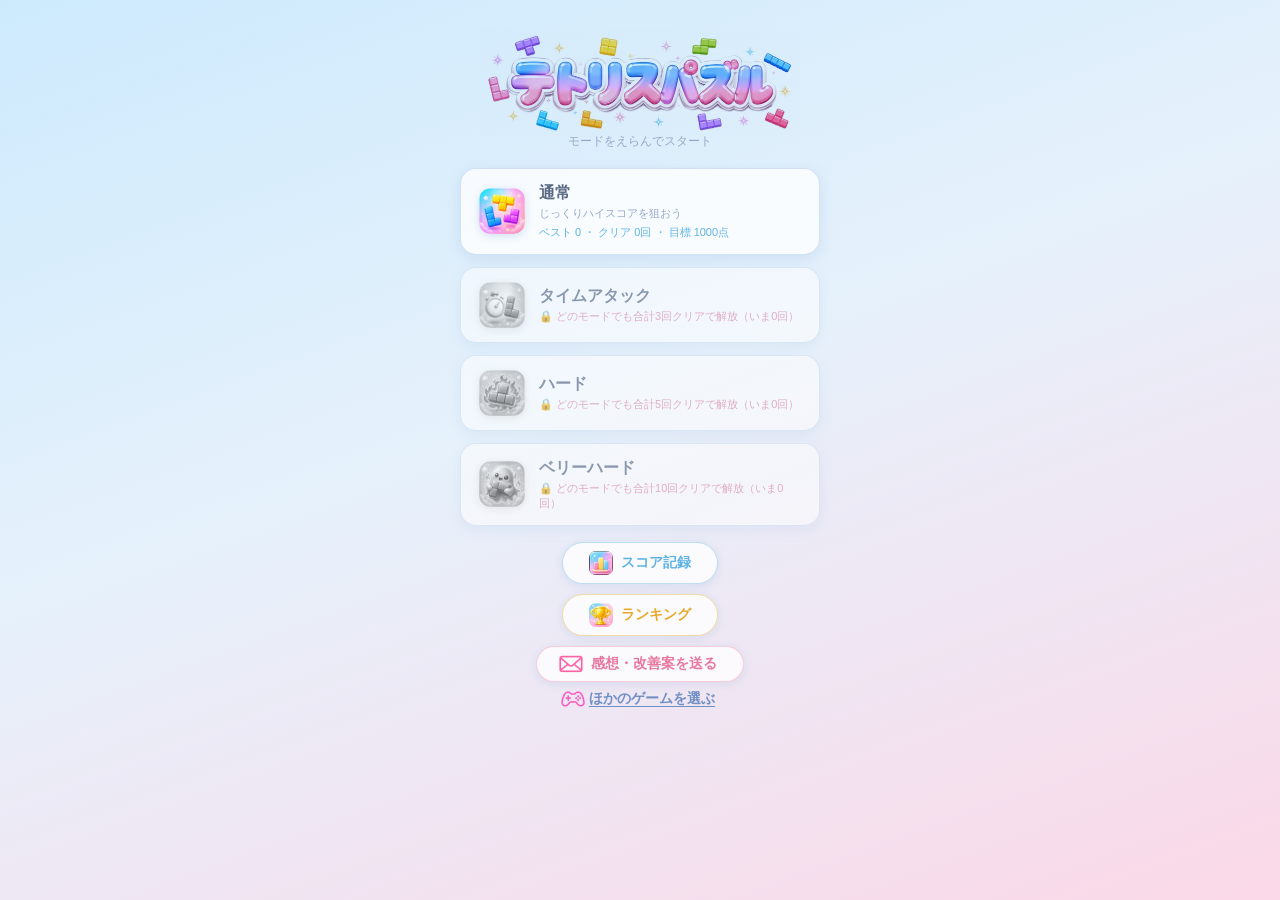
<file: index.html>
<!DOCTYPE html>
<html lang="ja">
<head>
<meta charset="UTF-8">
<meta name="viewport" content="width=device-width, initial-scale=1.0, maximum-scale=1.0, user-scalable=no, viewport-fit=cover">
<meta name="theme-color" content="#cdeafd">
<meta name="apple-mobile-web-app-capable" content="yes">
<meta name="apple-mobile-web-app-status-bar-style" content="default">
<meta name="apple-mobile-web-app-title" content="テトパズ">
<link rel="manifest" href="manifest.json">
<link rel="icon" type="image/png" href="icon-192.png">
<link rel="apple-touch-icon" href="icon-192.png">
<title>テトリスパズル</title>
<style>
  * { margin: 0; padding: 0; box-sizing: border-box; -webkit-tap-highlight-color: transparent; }
  html, body {
    height: 100%;
    overflow: hidden;
    touch-action: none;
    overscroll-behavior: none;
  }
  body {
    font-family: 'Segoe UI', 'Hiragino Sans', 'Noto Sans JP', sans-serif;
    background: linear-gradient(160deg, #cdeafd 0%, #e6f1fb 45%, #fbd8e8 100%);
    color: #6b7a99;
    display: flex;
    flex-direction: column;
    align-items: center;
    user-select: none;
    -webkit-user-select: none;
    padding: env(safe-area-inset-top) env(safe-area-inset-right) env(safe-area-inset-bottom) env(safe-area-inset-left);
  }

  /* ===== ヘッダー（スコア） ===== */
  #header {
    width: 100%;
    max-width: 440px;
    display: flex;
    justify-content: space-between;
    align-items: center;
    padding: 12px 16px 4px;
  }
  .score-box {
    text-align: center;
    flex: 1;
    background: rgba(255, 255, 255, 0.72);
    border-radius: 14px;
    padding: 3px 6px;
    margin: 0 4px;
    box-shadow: 0 2px 10px rgba(122, 161, 209, 0.22), inset 0 1px 0 rgba(255,255,255,0.9);
  }
  #score-box-now { border-top: 3px solid #f7a8c4; }
  #score-box-best { border-top: 3px solid #8ecdf0; }
  .score-label {
    font-size: 11px;
    letter-spacing: 2px;
    color: #96a8c8;
    text-transform: uppercase;
  }
  .score-value {
    font-size: 26px;
    font-weight: 700;
    color: #f286ac;
    text-shadow: 0 2px 8px rgba(242, 134, 172, 0.3);
  }
  #best-value { color: #5eb3e4; text-shadow: 0 2px 8px rgba(94, 179, 228, 0.3); }
  #title {
    font-size: 15px;
    font-weight: 700;
    letter-spacing: 1px;
    background: linear-gradient(90deg, #f286ac, #f7b267, #6fcf97, #5eb3e4);
    -webkit-background-clip: text;
    background-clip: text;
    -webkit-text-fill-color: transparent;
    flex: 1;
    text-align: center;
  }

  /* ===== コンボ表示 ===== */
  #combo-banner {
    height: 28px;
    display: flex;
    align-items: center;
    justify-content: center;
    font-size: 16px;
    font-weight: 700;
    color: #f2749f;
    opacity: 0;
    transition: opacity 0.3s;
    text-shadow: 0 2px 10px rgba(242, 116, 159, 0.4);
  }
  #combo-banner.show { opacity: 1; animation: pop 0.4s ease; }
  @keyframes pop {
    0% { transform: scale(0.6); }
    60% { transform: scale(1.15); }
    100% { transform: scale(1); }
  }

  /* ===== 背景のふわふわ装飾 ===== */
  #deco {
    position: fixed;
    inset: 0;
    z-index: -1;
    pointer-events: none;
    overflow: hidden;
  }
  .deco-block {
    position: absolute;
    width: 16px;
    height: 16px;
    border-radius: 5px;
    background: currentColor;
    opacity: 0.45;
    animation: floaty 11s ease-in-out infinite;
  }
  /* box-shadow で1つの要素をテトリミノ風の形に見せる */
  .deco-l { box-shadow: 0 20px 0 currentColor, 20px 20px 0 currentColor; }
  .deco-o { box-shadow: 20px 0 0 currentColor, 0 20px 0 currentColor, 20px 20px 0 currentColor; }
  .deco-i { box-shadow: 20px 0 0 currentColor, 40px 0 0 currentColor; }
  .deco-t { box-shadow: 20px 0 0 currentColor, 40px 0 0 currentColor, 20px 20px 0 currentColor; }
  @keyframes floaty {
    0%, 100% { transform: translateY(0) rotate(0deg); }
    50% { transform: translateY(-16px) rotate(8deg); }
  }

  /* ===== 盤面 ===== */
  #board-wrap {
    position: relative;
    margin: 4px auto 0;
    padding: 8px;
    border-radius: 22px;
    /* 虹色のパステルフレーム */
    background: linear-gradient(135deg, #ffbcd8 0%, #a8d8f5 28%, #b4ecc9 52%, #ffe19a 76%, #d9bdf7 100%);
    box-shadow: 0 8px 28px rgba(122, 161, 209, 0.4), inset 0 1px 0 rgba(255,255,255,0.9);
  }
  #board {
    display: grid;
    grid-template-columns: repeat(8, var(--cell));
    grid-template-rows: repeat(8, var(--cell));
    gap: var(--gap);
    background:
      linear-gradient(135deg, rgba(255,188,216,0.45) 0%, rgba(168,216,245,0.45) 30%,
                              rgba(180,236,201,0.42) 55%, rgba(255,225,154,0.42) 80%,
                              rgba(217,189,247,0.45) 100%);
    padding: var(--gap);
    border-radius: 15px;
    box-shadow: inset 0 2px 10px rgba(122, 161, 209, 0.22);
  }
  .cell {
    width: var(--cell);
    height: var(--cell);
    background: rgba(255, 255, 255, 0.6);
    border-radius: 6px;
    position: relative;
    transition: background 0.12s;
    box-shadow: inset 0 1px 2px rgba(122, 161, 209, 0.12);
  }
  .cell.filled {
    background: var(--c);
    box-shadow: inset 0 -3px 0 rgba(0,0,0,0.25), inset 0 2px 0 rgba(255,255,255,0.3);
  }
  .cell.preview {
    background: var(--c);
    opacity: 0.4;
  }
  .cell.will-clear {
    animation: glow 0.5s ease infinite alternate;
  }
  @keyframes glow {
    from { filter: brightness(1); }
    to { filter: brightness(1.6); box-shadow: 0 0 12px rgba(255,255,255,0.7); }
  }
  .cell.clearing {
    animation: vanish 0.3s ease forwards;
  }
  @keyframes vanish {
    to { transform: scale(0); opacity: 0; }
  }

  /* ===== ピーストレイ ===== */
  #tray {
    width: calc(100% - 24px);
    max-width: 416px;
    display: flex;
    justify-content: space-around;
    align-items: center;
    padding: 14px 8px;
    margin-top: 12px;
    min-height: calc(var(--tray-cell) * 4 + 40px);
    /* ピース置き場もカラフルなカードに */
    background: linear-gradient(135deg, rgba(255,255,255,0.75), rgba(255,255,255,0.45));
    border: 2px solid rgba(255, 255, 255, 0.8);
    border-radius: 20px;
    box-shadow: 0 6px 20px rgba(122, 161, 209, 0.25), inset 0 1px 0 rgba(255,255,255,0.9);
  }
  .piece {
    display: grid;
    gap: 2px;
    cursor: grab;
    transition: transform 0.15s, opacity 0.2s;
    touch-action: none;
  }
  .piece.dragging { opacity: 0; }
  .piece.used { visibility: hidden; }
  .piece.unplaceable { opacity: 0.3; filter: grayscale(0.7); }
  .piece-cell {
    width: var(--tray-cell);
    height: var(--tray-cell);
    border-radius: 4px;
  }
  .piece-cell.on {
    background: var(--c);
    box-shadow: inset 0 -2px 0 rgba(0,0,0,0.25), inset 0 1px 0 rgba(255,255,255,0.3);
  }

  /* ===== ドラッグ中のゴースト ===== */
  #drag-ghost {
    position: fixed;
    display: grid;
    gap: var(--gap);
    pointer-events: none;
    z-index: 100;
    filter: drop-shadow(0 6px 12px rgba(0,0,0,0.5));
  }
  #drag-ghost .ghost-cell {
    width: var(--cell);
    height: var(--cell);
    border-radius: 6px;
  }
  #drag-ghost .ghost-cell.on {
    background: var(--c);
    box-shadow: inset 0 -3px 0 rgba(0,0,0,0.25), inset 0 2px 0 rgba(255,255,255,0.3);
  }

  /* ===== スコアポップ ===== */
  .score-pop {
    position: fixed;
    font-size: 22px;
    font-weight: 700;
    color: #f2749f;
    text-shadow: 0 1px 0 #fff, 0 2px 8px rgba(242, 116, 159, 0.5);
    pointer-events: none;
    z-index: 200;
    animation: rise 0.9s ease forwards;
  }
  @keyframes rise {
    0% { opacity: 0; transform: translateY(0) scale(0.7); }
    20% { opacity: 1; transform: translateY(-10px) scale(1.1); }
    100% { opacity: 0; transform: translateY(-60px) scale(1); }
  }

  /* ===== ゲームオーバー ===== */
  #overlay {
    position: fixed;
    inset: 0;
    background: rgba(230, 240, 250, 0.7);
    display: none;
    align-items: center;
    justify-content: center;
    z-index: 300;
    backdrop-filter: blur(5px);
  }
  #overlay.show { display: flex; }
  .overlay-card {
    background: linear-gradient(160deg, #ffffff, #f2f7fd);
    border: 1px solid rgba(122, 161, 209, 0.25);
    border-radius: 20px;
    padding: 32px 40px;
    text-align: center;
    box-shadow: 0 10px 40px rgba(122, 161, 209, 0.35);
    animation: pop 0.4s ease;
  }
  .overlay-card h2 { font-size: 24px; margin-bottom: 12px; color: #f2749f; }
  .overlay-card .final-score { font-size: 40px; font-weight: 700; color: #f286ac; margin-bottom: 4px; }
  .overlay-card .final-label { font-size: 12px; color: #96a8c8; margin-bottom: 6px; }
  .overlay-card .best-note { font-size: 14px; color: #5eb3e4; margin-bottom: 20px; min-height: 20px; }
  #restart-btn {
    font-size: 17px;
    font-weight: 700;
    color: #fff;
    background: linear-gradient(90deg, #f7a8c4, #8ecdf0);
    border: none;
    border-radius: 999px;
    padding: 12px 36px;
    cursor: pointer;
    box-shadow: 0 4px 14px rgba(242, 134, 172, 0.4);
    transition: transform 0.1s;
  }
  #restart-btn:active { transform: scale(0.95); }
  .overlay-btns { display: flex; gap: 10px; justify-content: center; }
  #menu-btn {
    font-size: 15px;
    font-weight: 700;
    color: #5eb3e4;
    background: #fff;
    border: 1px solid rgba(94, 179, 228, 0.5);
    border-radius: 999px;
    padding: 12px 24px;
    cursor: pointer;
    transition: transform 0.1s;
  }
  #menu-btn:active { transform: scale(0.95); }
  #peek-btn {
    font-size: 13px;
    font-weight: 700;
    color: #96a8c8;
    background: transparent;
    border: none;
    text-decoration: underline;
    padding: 12px 8px 0;
    cursor: pointer;
    display: block;
    margin: 0 auto;
  }
  #peek-btn:active { opacity: 0.6; }
  /* 盤面を見ている間に表示する「結果にもどる」バー */
  #back-to-result {
    position: fixed;
    left: 50%;
    bottom: calc(18px + env(safe-area-inset-bottom));
    transform: translateX(-50%);
    display: none;
    font-size: 15px;
    font-weight: 700;
    color: #fff;
    background: linear-gradient(90deg, #f7a8c4, #8ecdf0);
    border: none;
    border-radius: 999px;
    padding: 13px 30px;
    cursor: pointer;
    z-index: 310;
    box-shadow: 0 4px 18px rgba(242, 134, 172, 0.5);
    animation: pop 0.35s ease;
  }
  #back-to-result.show { display: block; }
  #back-to-result:active { transform: translateX(-50%) scale(0.95); }
  .overlay-card .mode-line { font-size: 13px; color: #96a8c8; margin-bottom: 8px; }
  .mode-line-icon { width: 20px; height: 20px; border-radius: 6px; vertical-align: -5px; margin-right: 4px; }
  .clear-badge {
    display: inline-block;
    background: linear-gradient(90deg, #f7a8c4, #8ecdf0);
    color: #fff;
    font-size: 12px;
    font-weight: 700;
    border-radius: 999px;
    padding: 4px 14px;
    margin-bottom: 10px;
  }
  .unlock-note { font-size: 13px; color: #f2749f; margin-bottom: 14px; }

  /* ===== ホームボタン ===== */
  #home-btn {
    background: rgba(255, 255, 255, 0.7);
    border: 1px solid rgba(122, 161, 209, 0.3);
    border-radius: 12px;
    padding: 5px 7px;
    cursor: pointer;
    box-shadow: 0 2px 8px rgba(122, 161, 209, 0.2);
    line-height: 0;
  }
  #home-btn img {
    width: 28px;
    height: 28px;
    border-radius: 8px;
  }
  #home-btn:active { transform: scale(0.92); }
  #sound-btn {
    background: rgba(255, 255, 255, 0.7);
    border: 1px solid rgba(122, 161, 209, 0.3);
    border-radius: 12px;
    padding: 5px 7px;
    margin-left: 6px;
    cursor: pointer;
    box-shadow: 0 2px 8px rgba(122, 161, 209, 0.2);
    line-height: 0;
  }
  #sound-btn img {
    width: 28px;
    height: 28px;
    border-radius: 8px;
  }
  #sound-btn.muted { opacity: 0.7; }
  #sound-btn:active { transform: scale(0.92); }

  /* ===== タイマー表示 ===== */
  #title.timer-mode {
    background: none;
    -webkit-text-fill-color: #5a6a85;
    font-size: 24px;
  }
  #title.urgent {
    -webkit-text-fill-color: #e05575;
    animation: pulseTimer 1s ease infinite;
  }
  @keyframes pulseTimer {
    0%, 100% { transform: scale(1); }
    50% { transform: scale(1.08); }
  }

  /* ===== 消去エフェクト（パーティクル・コンボ演出） ===== */
  .particle {
    position: fixed;
    width: 10px;
    height: 10px;
    border-radius: 3px;
    background: var(--c);
    pointer-events: none;
    z-index: 220;
    animation: particleFly 0.7s ease-out forwards;
    box-shadow: 0 0 6px rgba(255, 255, 255, 0.6);
  }
  @keyframes particleFly {
    0% { transform: translate(0, 0) scale(1) rotate(0deg); opacity: 1; }
    100% { transform: translate(var(--dx), var(--dy)) scale(0.2) rotate(var(--rot)); opacity: 0; }
  }
  #combo-pop {
    position: fixed;
    top: 34%;
    left: 50%;
    transform: translate(-50%, -50%);
    font-size: 34px;
    font-weight: 900;
    color: #ff7ba3;
    white-space: nowrap;
    pointer-events: none;
    z-index: 260;
    opacity: 0;
    text-shadow: 0 2px 0 #fff, 0 6px 18px rgba(242, 116, 159, 0.55);
  }
  #combo-pop.show { animation: comboPop 1s ease forwards; }
  #combo-pop img {
    width: 40px;
    height: 40px;
    border-radius: 10px;
    vertical-align: -8px;
    margin-right: 6px;
  }
  #combo-banner img {
    width: 22px;
    height: 22px;
    border-radius: 6px;
    vertical-align: -5px;
    margin: 0 3px;
  }
  #toast img {
    width: 24px;
    height: 24px;
    border-radius: 7px;
    vertical-align: -6px;
    margin-right: 5px;
  }
  .clear-badge img {
    width: 18px;
    height: 18px;
    border-radius: 5px;
    vertical-align: -4px;
    margin-right: 4px;
  }
  .rank-no img {
    width: 26px;
    height: 26px;
    vertical-align: -7px;
  }
  @keyframes comboPop {
    0% { opacity: 0; transform: translate(-50%, -50%) scale(0.3) rotate(-6deg); }
    22% { opacity: 1; transform: translate(-50%, -50%) scale(1.3) rotate(3deg); }
    40% { transform: translate(-50%, -50%) scale(1) rotate(0deg); }
    75% { opacity: 1; }
    100% { opacity: 0; transform: translate(-50%, -75%) scale(1.05); }
  }
  .board-shake { animation: boardShake 0.35s ease; }
  @keyframes boardShake {
    0%, 100% { transform: translate(0, 0); }
    25% { transform: translate(-5px, 3px); }
    50% { transform: translate(5px, -3px); }
    75% { transform: translate(-3px, 2px); }
  }

  /* ===== トースト ===== */
  #toast {
    position: fixed;
    top: 38%;
    left: 50%;
    transform: translate(-50%, -50%);
    background: rgba(255, 255, 255, 0.92);
    color: #f2749f;
    font-size: 19px;
    font-weight: 700;
    padding: 12px 26px;
    border-radius: 999px;
    box-shadow: 0 6px 24px rgba(122, 161, 209, 0.4);
    z-index: 250;
    opacity: 0;
    pointer-events: none;
    transition: opacity 0.3s;
    white-space: nowrap;
  }
  #toast.show { opacity: 1; animation: pop 0.4s ease; }

  /* ===== モード選択画面 ===== */
  #menu {
    position: fixed;
    inset: 0;
    background: linear-gradient(160deg, #cdeafd 0%, #e6f1fb 45%, #fbd8e8 100%);
    display: flex;
    flex-direction: column;
    align-items: center;
    z-index: 400;
    overflow-y: auto;
    padding: calc(24px + env(safe-area-inset-top)) 16px calc(24px + env(safe-area-inset-bottom));
  }
  #menu.hidden { display: none; }
  #title-logo {
    width: 100%;
    max-width: 320px;
    height: auto;
    margin: 6px auto 0;
    display: block;
    mix-blend-mode: multiply;   /* 白背景をパステル背景になじませる */
  }
  #menu .menu-sub { font-size: 12px; color: #96a8c8; margin: -4px 0 18px; }
  #mode-list { width: 100%; max-width: 360px; }
  .mode-card {
    width: 100%;
    background: rgba(255, 255, 255, 0.78);
    border: 1px solid rgba(122, 161, 209, 0.3);
    border-radius: 16px;
    padding: 14px 18px;
    margin-bottom: 12px;
    cursor: pointer;
    display: flex;
    align-items: center;
    gap: 14px;
    box-shadow: 0 4px 14px rgba(122, 161, 209, 0.2);
    transition: transform 0.1s;
  }
  .mode-card:active { transform: scale(0.97); }
  .mode-card .mode-icon { font-size: 30px; }
  .mode-card .mode-info { flex: 1; }
  .mode-card .mode-name { font-size: 16px; font-weight: 700; color: #5a6a85; }
  .mode-card .mode-desc { font-size: 11px; color: #96a8c8; margin-top: 2px; }
  .mode-card .mode-stats { font-size: 11px; color: #5eb3e4; margin-top: 4px; }
  .mode-card.locked { opacity: 0.65; }
  .mode-card.locked .mode-icon { filter: grayscale(1); }
  .mode-card.locked .mode-desc { color: #d98aa8; }
  #resume-btn {
    font-size: 15px;
    font-weight: 700;
    color: #fff;
    background: linear-gradient(90deg, #f7a8c4, #8ecdf0);
    border: none;
    border-radius: 999px;
    padding: 12px 32px;
    margin-top: 6px;
    cursor: pointer;
    box-shadow: 0 4px 14px rgba(242, 134, 172, 0.4);
  }
  #resume-btn:active { transform: scale(0.95); }
  #stats-btn {
    font-size: 14px;
    font-weight: 700;
    color: #5eb3e4;
    background: rgba(255, 255, 255, 0.78);
    border: 1px solid rgba(94, 179, 228, 0.4);
    border-radius: 999px;
    padding: 8px 26px;
    margin-top: 4px;
    cursor: pointer;
    box-shadow: 0 2px 10px rgba(122, 161, 209, 0.2);
    display: inline-flex;
    align-items: center;
    gap: 8px;
  }
  #stats-btn img {
    width: 24px;
    height: 24px;
    border-radius: 7px;
  }
  #stats-btn:active { transform: scale(0.95); }
  .stats-title-icon {
    width: 24px;
    height: 24px;
    border-radius: 7px;
    vertical-align: -5px;
  }
  .mode-icon-img {
    width: 46px;
    height: 46px;
    border-radius: 12px;
    box-shadow: 0 2px 8px rgba(122, 161, 209, 0.3);
    flex-shrink: 0;
  }
  .mode-card.locked .mode-icon-img { filter: grayscale(1); }

  /* ===== スコア記録（グラフ） ===== */
  #stats {
    position: fixed;
    inset: 0;
    background: rgba(230, 240, 250, 0.75);
    display: flex;
    align-items: center;
    justify-content: center;
    z-index: 450;
    backdrop-filter: blur(5px);
  }
  #stats.hidden { display: none; }
  .stats-card {
    background: linear-gradient(160deg, #ffffff, #f2f7fd);
    border: 1px solid rgba(122, 161, 209, 0.25);
    border-radius: 20px;
    padding: 22px 20px 18px;
    width: calc(100% - 32px);
    max-width: 400px;
    text-align: center;
    box-shadow: 0 10px 40px rgba(122, 161, 209, 0.35);
    animation: pop 0.4s ease;
  }
  .stats-card h2 { font-size: 19px; color: #5a6a85; margin-bottom: 4px; }
  .stats-sub { font-size: 11px; color: #96a8c8; margin-bottom: 14px; }
  .chart-chips {
    display: flex;
    justify-content: center;
    flex-wrap: wrap;
    gap: 6px;
    margin-bottom: 16px;
  }
  .chart-chip {
    font-size: 11px;
    font-weight: 700;
    color: #96a8c8;
    background: rgba(122, 161, 209, 0.12);
    border: 1px solid transparent;
    border-radius: 999px;
    padding: 4px 10px 4px 5px;
    cursor: pointer;
    display: inline-flex;
    align-items: center;
    gap: 4px;
  }
  .chart-chip[data-f="all"] { padding: 4px 12px; }
  /* ランキングの期間（今月・今年） */
  .period-tabs {
    display: inline-flex;
    padding: 3px;
    border-radius: 999px;
    background: rgba(122, 161, 209, 0.14);
    margin-bottom: 10px;
  }
  .period-tab {
    font-size: 13px;
    font-weight: 700;
    color: #96a8c8;
    background: none;
    border: 0;
    border-radius: 999px;
    padding: 5px 20px;
    cursor: pointer;
  }
  .period-tab.active {
    color: #fff;
    background: linear-gradient(90deg, #f286ac, #f7a8c4);
    box-shadow: 0 2px 8px rgba(242, 134, 172, 0.35);
  }
  .chart-chip img {
    width: 20px;
    height: 20px;
    border-radius: 6px;
  }
  .chart-chip.active {
    color: #fff;
    background: linear-gradient(90deg, #f7a8c4, #8ecdf0);
  }
  #chart-bars {
    display: flex;
    align-items: flex-end;
    justify-content: center;
    gap: 8px;
    height: 185px;
    margin-bottom: 14px;
  }
  .chart-col {
    display: flex;
    flex-direction: column;
    align-items: center;
    justify-content: flex-end;
    gap: 4px;
    width: 40px;
  }
  .chart-val { font-size: 10px; font-weight: 700; color: #f286ac; min-height: 13px; }
  .chart-bar {
    width: 26px;
    border-radius: 8px 8px 4px 4px;
    background: linear-gradient(180deg, #8ecdf0, #b8dcf5);
    box-shadow: inset 0 2px 0 rgba(255,255,255,0.5);
    transition: height 0.3s ease;
  }
  .chart-col.today .chart-bar { background: linear-gradient(180deg, #f7a8c4, #fbd0e0); }
  .chart-day { font-size: 10px; color: #96a8c8; line-height: 1.3; }
  .chart-col.today .chart-day { color: #f286ac; font-weight: 700; }
  #stats-close {
    font-size: 14px;
    font-weight: 700;
    color: #fff;
    background: linear-gradient(90deg, #f7a8c4, #8ecdf0);
    border: none;
    border-radius: 999px;
    padding: 10px 32px;
    cursor: pointer;
    box-shadow: 0 4px 14px rgba(242, 134, 172, 0.4);
  }
  #stats-close:active { transform: scale(0.95); }

  /* ===== スコア登録（ゲームオーバー画面内） ===== */
  #register-box {
    display: none;
    background: linear-gradient(135deg, #fff6fa, #f2f8fd);
    border: 1px dashed rgba(242, 134, 172, 0.55);
    border-radius: 14px;
    padding: 12px 14px;
    margin-bottom: 16px;
  }
  #register-box.show { display: block; }
  .register-title { font-size: 13px; font-weight: 700; color: #f2749f; margin-bottom: 8px; }
  #name-input {
    width: 100%;
    font-size: 16px; /* iOSの自動ズーム防止 */
    font-family: inherit;
    color: #5a6a85;
    text-align: center;
    background: #fff;
    border: 1px solid rgba(122, 161, 209, 0.4);
    border-radius: 10px;
    padding: 10px 12px;
    margin-bottom: 8px;
  }
  #name-input:focus { outline: 2px solid rgba(142, 205, 240, 0.8); }
  #register-btn {
    width: 100%;
    font-size: 15px;
    font-weight: 700;
    color: #fff;
    background: linear-gradient(90deg, #f7a8c4, #8ecdf0);
    border: none;
    border-radius: 999px;
    padding: 11px;
    cursor: pointer;
    box-shadow: 0 4px 14px rgba(242, 134, 172, 0.35);
  }
  #register-btn:active { transform: scale(0.97); }
  #register-btn:disabled { opacity: 0.5; }
  .register-note { font-size: 10px; color: #96a8c8; margin-top: 6px; }

  /* ===== ランキング画面 ===== */
  #ranking {
    position: fixed;
    inset: 0;
    background: rgba(230, 240, 250, 0.75);
    display: flex;
    align-items: center;
    justify-content: center;
    z-index: 460;
    backdrop-filter: blur(5px);
  }
  #ranking.hidden { display: none; }
  .ranking-card {
    background: linear-gradient(160deg, #ffffff, #f2f7fd);
    border: 1px solid rgba(122, 161, 209, 0.25);
    border-radius: 20px;
    padding: 20px 18px 16px;
    width: calc(100% - 32px);
    max-width: 400px;
    text-align: center;
    box-shadow: 0 10px 40px rgba(122, 161, 209, 0.35);
    animation: pop 0.4s ease;
  }
  .ranking-card h2 { font-size: 19px; color: #5a6a85; margin-bottom: 4px; }
  .ranking-card h2 img { width: 24px; height: 24px; border-radius: 7px; vertical-align: -5px; }
  #rank-list {
    max-height: 46vh;
    overflow-y: auto;
    margin: 12px 0 14px;
  }
  .rank-row {
    display: flex;
    align-items: center;
    gap: 10px;
    background: rgba(255, 255, 255, 0.9);
    border: 1px solid rgba(122, 161, 209, 0.2);
    border-radius: 12px;
    padding: 8px 12px;
    margin-bottom: 6px;
    text-align: left;
  }
  .rank-row.mine {
    background: linear-gradient(90deg, #fff0f6, #eaf6fd);
    border-color: rgba(242, 134, 172, 0.6);
    box-shadow: 0 2px 10px rgba(242, 134, 172, 0.25);
  }
  .rank-no { font-size: 15px; font-weight: 700; color: #96a8c8; width: 34px; flex-shrink: 0; }
  .rank-row:nth-child(1) .rank-no { color: #e8a825; }
  .rank-row:nth-child(2) .rank-no { color: #9bb0c4; }
  .rank-row:nth-child(3) .rank-no { color: #c98a5b; }
  .rank-name { flex: 1; font-size: 14px; font-weight: 700; color: #5a6a85; overflow: hidden; text-overflow: ellipsis; white-space: nowrap; }
  .rank-score { font-size: 15px; font-weight: 700; color: #f286ac; flex-shrink: 0; }
  .rank-date { font-size: 9px; color: #b6c4d8; flex-shrink: 0; width: 38px; text-align: right; }
  .rank-empty { font-size: 13px; color: #96a8c8; padding: 26px 0; }
  .rank-loading {
    display: flex;
    align-items: center;
    justify-content: center;
    gap: 10px;
    font-size: 13px;
    color: #96a8c8;
    padding: 34px 0;
  }
  .rank-spinner {
    width: 20px;
    height: 20px;
    border-radius: 50%;
    border: 3px solid rgba(142, 205, 240, 0.35);
    border-top-color: #f286ac;
    animation: rankSpin 0.8s linear infinite;
  }
  @keyframes rankSpin { to { transform: rotate(360deg); } }
  #rank-status { font-size: 10px; color: #96a8c8; margin-bottom: 8px; min-height: 13px; }
  #rank-close {
    font-size: 14px;
    font-weight: 700;
    color: #fff;
    background: linear-gradient(90deg, #f7a8c4, #8ecdf0);
    border: none;
    border-radius: 999px;
    padding: 10px 32px;
    cursor: pointer;
    box-shadow: 0 4px 14px rgba(242, 134, 172, 0.4);
  }
  #rank-close:active { transform: scale(0.95); }
  #ranking-btn {
    font-size: 14px;
    font-weight: 700;
    color: #e8a825;
    background: rgba(255, 255, 255, 0.78);
    border: 1px solid rgba(232, 168, 37, 0.4);
    border-radius: 999px;
    padding: 8px 26px;
    margin-top: 10px;
    cursor: pointer;
    box-shadow: 0 2px 10px rgba(122, 161, 209, 0.2);
    display: inline-flex;
    align-items: center;
    gap: 8px;
  }
  #ranking-btn img { width: 24px; height: 24px; border-radius: 7px; }
  #ranking-btn:active { transform: scale(0.95); }
  #feedback-link {
    font-size: 14px;
    font-weight: 700;
    color: #e8779f;
    background: rgba(255, 255, 255, 0.78);
    border: 1px solid rgba(242, 134, 172, 0.4);
    border-radius: 999px;
    padding: 8px 26px;
    margin-top: 10px;
    cursor: pointer;
    box-shadow: 0 2px 10px rgba(122, 161, 209, 0.2);
    display: inline-flex;
    align-items: center;
    gap: 8px;
    text-decoration: none;
  }
  #feedback-link:active { transform: scale(0.95); }
  #games-link {
    font-size: 14px;
    font-weight: 700;
    color: #6f8fc4;
    padding: 6px 16px;
    margin-top: 2px;
    text-decoration: underline;
    text-underline-offset: 3px;
  }
  #games-link:active { transform: scale(0.95); }
  /* リンクの前のアイコン（絵文字は使わない） */
  .lk-ic { width: 24px; height: 24px; margin: -5px 0 -5px -4px; vertical-align: middle; }
  #games-link .lk-ic { margin-right: 4px; }

  /* --- 更新通知バナー --- */
  #update-banner {
    display: none;
    position: fixed;
    top: 0;
    left: 0;
    right: 0;
    background: linear-gradient(135deg, #8ecdf0, #f7a8c4);
    color: white;
    z-index: 1000;
    box-shadow: 0 4px 16px rgba(122, 161, 209, 0.4);
    animation: slideDownBanner 0.4s ease;
  }
  #update-banner.show { display: block; }
  @keyframes slideDownBanner {
    from { transform: translateY(-100%); }
    to { transform: translateY(0); }
  }
  .update-banner-inner {
    max-width: 420px;
    margin: 0 auto;
    padding: 14px 16px;
    text-align: left;
  }
  .update-banner-inner h4 {
    font-size: 14px;
    margin: 0 0 6px 0;
  }
  .update-banner-inner ul {
    font-size: 12px;
    opacity: 0.95;
    padding-left: 18px;
    margin: 0 0 10px 0;
    line-height: 1.7;
  }
  .update-banner-btns {
    display: flex;
    gap: 8px;
  }
  .update-banner-btns button {
    flex: 1;
    padding: 8px;
    border: none;
    border-radius: 6px;
    font-size: 13px;
    font-weight: 700;
    cursor: pointer;
  }
  .update-btn-reload {
    background: white;
    color: #f2749f;
  }
  .update-btn-later {
    background: rgba(255, 255, 255, 0.25);
    color: white;
  }
</style>
<script async src="https://www.googletagmanager.com/gtag/js?id=G-740PJ5K47G"></script>
<script>
// Google アナリティクス（まちのAI屋さん本体と同じプロパティ）。
// /?noga=1 を一度開いたブラウザは以後計測しない（/?noga=0 で解除・本体と共通）。本番ドメイン以外も計測しない
try {
  var noga = new URLSearchParams(location.search).get('noga');
  if (noga === '1') localStorage.setItem('machino-ai-noga', '1');
  if (noga === '0') localStorage.removeItem('machino-ai-noga');
  if (localStorage.getItem('machino-ai-noga') === '1' || location.hostname !== 'machino-ai.jp') {
    window['ga-disable-G-740PJ5K47G'] = true;
  }
} catch (e) {}
window.dataLayer = window.dataLayer || [];
function gtag(){dataLayer.push(arguments);}
gtag('js', new Date());
gtag('config', 'G-740PJ5K47G');
</script>
</head>
<body>
  <!-- 盤面とトレイの下の余白に、テトリミノ風のブロックをふわふわ浮かべる -->
  <div id="deco" aria-hidden="true">
    <span class="deco-block deco-l" style="color:#f7a8c4; top:74%; left:8%;   animation-delay:0s"></span>
    <span class="deco-block deco-o" style="color:#8ecdf0; top:86%; left:30%;  animation-delay:-2.5s"></span>
    <span class="deco-block deco-i" style="color:#ffd88a; top:79%; left:56%;  animation-delay:-5s"></span>
    <span class="deco-block deco-t" style="color:#b8e6c8; top:90%; right:12%; animation-delay:-7.5s"></span>
    <span class="deco-block deco-o" style="color:#d6b8f0; top:70%; right:8%;  animation-delay:-3.5s"></span>
    <span class="deco-block deco-l" style="color:#ffc4a3; top:95%; left:16%;  animation-delay:-6.5s"></span>
  </div>

  <div id="header">
    <button id="home-btn" aria-label="モード選択にもどる"><img src="icon-home.webp" alt="ホーム"></button>
    <button id="sound-btn" aria-label="効果音の切り替え"><img id="sound-img" src="icon-sound-on.webp" alt="効果音オン"></button>
    <div class="score-box" id="score-box-now">
      <div class="score-label">スコア</div>
      <div class="score-value" id="score-value">0</div>
    </div>
    <div id="title">🧩 テトリス<br>パズル</div>
    <div class="score-box" id="score-box-best">
      <div class="score-label">ベスト</div>
      <div class="score-value" id="best-value">0</div>
    </div>
  </div>

  <div id="combo-banner"></div>

  <div id="board-wrap">
    <div id="board"></div>
  </div>

  <div id="tray"></div>

  <!-- 更新通知バナー -->
  <div id="update-banner">
    <div class="update-banner-inner">
      <h4 id="update-title">新しいバージョンが利用可能です</h4>
      <ul id="update-changes"></ul>
      <div class="update-banner-btns">
        <button class="update-btn-reload" onclick="applyUpdate()">今すぐ更新</button>
        <button class="update-btn-later" onclick="dismissUpdate()">あとで</button>
      </div>
    </div>
  </div>

  <div id="overlay">
    <div class="overlay-card">
      <h2 id="go-title">ゲームオーバー</h2>
      <div class="mode-line" id="go-mode"></div>
      <div><span class="clear-badge" id="go-clear" style="display:none"><img src="icon-party.webp" alt="">クリア達成！</span></div>
      <div class="final-label">今回のスコア</div>
      <div class="final-score" id="final-score">0</div>
      <div class="best-note" id="best-note"></div>
      <div class="unlock-note" id="unlock-note"></div>

      <div id="register-box">
        <div class="register-title" id="register-title">🏆 ランキングに登録できます！</div>
        <input id="name-input" type="text" maxlength="12" placeholder="なまえ（自由入力）"
               autocomplete="off" autocapitalize="off" spellcheck="false">
        <button id="register-btn">この名前で登録する</button>
        <div class="register-note">ログイン不要・毎回すきな名前で登録できます</div>
      </div>

      <div class="overlay-btns">
        <button id="restart-btn">もう一度</button>
        <button id="menu-btn">モード選択</button>
      </div>
      <button id="peek-btn">🔍 最後の盤面を見る</button>
    </div>
  </div>

  <button id="back-to-result">結果にもどる</button>

  <div id="ranking" class="hidden">
    <div class="ranking-card">
      <h2><img src="icon-rank.webp" alt=""> ランキング</h2>
      <div class="stats-sub">みんなのベストスコア</div>
      <div class="period-tabs" id="rank-period">
        <button class="period-tab active" data-p="month">今月</button>
        <button class="period-tab" data-p="year">今年</button>
      </div>
      <div class="chart-chips" id="rank-chips">
        <button class="chart-chip active" data-m="normal"><img src="mode-normal.webp" alt="">通常</button>
        <button class="chart-chip" data-m="timeattack"><img src="mode-timeattack.webp" alt="">タイム</button>
        <button class="chart-chip" data-m="hard"><img src="mode-hard.webp" alt="">ハード</button>
        <button class="chart-chip" data-m="veryhard"><img src="mode-veryhard.webp" alt="">ベリー</button>
      </div>
      <div id="rank-status"></div>
      <div id="rank-list"></div>
      <button id="rank-close">とじる</button>
    </div>
  </div>

  <div id="toast"></div>
  <div id="combo-pop"></div>

  <div id="menu" class="hidden">
    <img id="title-logo" src="title-logo.webp" alt="テトリスパズル">
    <div class="menu-sub">モードをえらんでスタート</div>
    <div id="mode-list"></div>
    <button id="stats-btn"><img src="icon-stats.webp" alt=""> スコア記録</button>
    <button id="ranking-btn"><img src="icon-rank.webp" alt=""> ランキング</button>
    <button id="resume-btn" style="display:none">▶ ゲームにもどる</button>
    <!-- 感想ページ（遊んでいる途中の盤面は保存していないので、新しいタブで開いて消えないようにする） -->
    <a id="feedback-link" href="../ad-games/feedback.html?game=tetris" target="_blank" rel="noopener"><img class="lk-ic" src="icon-feedback.webp?v=3" alt="" width="96" height="96">感想・改善案を送る</a>
    <!-- AIゲーム実験室のトップ（ほかのゲーム一覧）へ戻る -->
    <a id="games-link" href="../ad-games/"><img class="lk-ic" src="icon-games.webp?v=3" alt="" width="96" height="96">ほかのゲームを選ぶ</a>
  </div>

  <div id="stats" class="hidden">
    <div class="stats-card">
      <h2><img class="stats-title-icon" src="icon-stats.webp" alt=""> スコア記録</h2>
      <div class="stats-sub">過去7日間の1日ごとのベストスコア</div>
      <div class="chart-chips">
        <button class="chart-chip active" data-f="all">すべて</button>
        <button class="chart-chip" data-f="normal"><img src="mode-normal.webp" alt="">通常</button>
        <button class="chart-chip" data-f="timeattack"><img src="mode-timeattack.webp" alt="">タイム</button>
        <button class="chart-chip" data-f="hard"><img src="mode-hard.webp" alt="">ハード</button>
        <button class="chart-chip" data-f="veryhard"><img src="mode-veryhard.webp" alt="">ベリー</button>
      </div>
      <div id="chart-bars"></div>
      <button id="stats-close">とじる</button>
    </div>
  </div>

<script>
(() => {
  'use strict';

  const SIZE = 8;

  // ===== レイアウト計算（画面幅に合わせてセルサイズを決定） =====
  function layout() {
    const vw = Math.min(window.innerWidth, 440);
    const vh = window.innerHeight;
    // 盤面は幅の 88% か、高さの 50% に収まるサイズ
    const bySide = Math.floor((vw * 0.88 - 9 * 4) / 8);
    const byHeight = Math.floor((vh * 0.5 - 9 * 4) / 8);
    const cell = Math.max(24, Math.min(bySide, byHeight));
    document.documentElement.style.setProperty('--cell', cell + 'px');
    document.documentElement.style.setProperty('--gap', '4px');
    document.documentElement.style.setProperty('--tray-cell', Math.floor(cell * 0.55) + 'px');
    return cell;
  }
  let CELL = layout();
  window.addEventListener('resize', () => { CELL = layout(); });

  // ===== 効果音（Web Audio・音声ファイル不要） =====
  const SND_KEY = 'tp_sound';
  let soundOn = localStorage.getItem(SND_KEY) !== 'off';
  let audioCtx = null;

  function ac() {
    if (!audioCtx) audioCtx = new (window.AudioContext || window.webkitAudioContext)();
    if (audioCtx.state === 'suspended') audioCtx.resume();
    return audioCtx;
  }

  // 単音を鳴らす（freq: 周波数, dur: 長さ秒）
  function tone(freq, dur, opt = {}) {
    if (!soundOn) return;
    try {
      const ctx = ac();
      const t0 = ctx.currentTime + (opt.delay || 0);
      const osc = ctx.createOscillator();
      const g = ctx.createGain();
      osc.type = opt.type || 'sine';
      osc.frequency.setValueAtTime(freq, t0);
      if (opt.slide) osc.frequency.exponentialRampToValueAtTime(Math.max(40, freq + opt.slide), t0 + dur);
      const vol = opt.vol || 0.2;
      g.gain.setValueAtTime(0, t0);
      g.gain.linearRampToValueAtTime(vol, t0 + 0.01);
      g.gain.exponentialRampToValueAtTime(0.001, t0 + dur);
      osc.connect(g).connect(ctx.destination);
      osc.start(t0);
      osc.stop(t0 + dur + 0.05);
    } catch (e) { /* 音は失敗しても無視 */ }
  }

  const SFX = {
    pick()  { tone(500, 0.06, { type: 'triangle', vol: 0.1 }); },
    place() { tone(300, 0.09, { type: 'triangle', vol: 0.25, slide: -80 }); tone(520, 0.06, { vol: 0.12, delay: 0.02 }); },
    clear(lines, comboCount) {
      // コンボが続くほどキーが上がる、明るい駆け上がりアルペジオ
      const c = Math.min(comboCount, 8);
      const base = 440 * Math.pow(1.12, c);
      const steps = [0, 4, 7, 12, 16, 19, 24, 28]; // メジャーコードの積み上げ
      const n = Math.min(3 + lines + Math.min(c, 3), 8);
      for (let i = 0; i < n; i++) {
        const f = base * Math.pow(2, steps[i] / 12);
        tone(f, 0.13, { type: 'triangle', vol: 0.18, delay: i * 0.045 });
        tone(f * 2, 0.1, { vol: 0.05, delay: i * 0.045 }); // きらめきレイヤー
      }
      tone(base * 4, 0.3, { vol: 0.12, delay: n * 0.045 }); // 最後にキラーン
      if (lines >= 2) tone(base * 2, 0.35, { vol: 0.14, delay: n * 0.045 + 0.04, slide: 400 }); // 同時消しは上昇スライド追加
    },
    goal()   { [523, 659, 784, 1047].forEach((f, i) => tone(f, 0.2, { vol: 0.22, delay: i * 0.1 })); },
    unlock() { [392, 523, 659, 784, 1047].forEach((f, i) => tone(f, 0.16, { vol: 0.2, delay: i * 0.08 })); },
    over()   { [392, 311, 247, 175].forEach((f, i) => tone(f, 0.25, { type: 'triangle', vol: 0.15, delay: i * 0.16 })); },
    timeup() { tone(880, 0.35, { vol: 0.2 }); tone(587, 0.5, { vol: 0.2, delay: 0.18 }); },
    tick()   { tone(1050, 0.05, { type: 'square', vol: 0.06 }); },
    tap()    { tone(600, 0.05, { type: 'triangle', vol: 0.1 }); },
  };

  const soundBtn = document.getElementById('sound-btn');
  const soundImg = document.getElementById('sound-img');
  function updateSoundBtn() {
    soundImg.src = soundOn ? 'icon-sound-on.webp' : 'icon-sound-off.webp';
    soundImg.alt = soundOn ? '効果音オン' : '効果音オフ';
    soundBtn.classList.toggle('muted', !soundOn);
  }
  soundBtn.addEventListener('click', () => {
    soundOn = !soundOn;
    localStorage.setItem(SND_KEY, soundOn ? 'on' : 'off');
    updateSoundBtn();
    if (soundOn) SFX.tap();
  });
  updateSoundBtn();

  // ===== ピース定義（テトリミノ中心＋補助ピース） =====
  // shape: [row, col] の配列 / g: グループ（tetro=4マス, small=1〜3マス, big=大型）
  const SHAPES = [
    // --- テトリミノ（4マス）: 出現率高め ---
    { cells: [[0,0],[0,1],[0,2],[0,3]], color: '#4fc3f7', w: 3, g: 'tetro' }, // I 横
    { cells: [[0,0],[1,0],[2,0],[3,0]], color: '#4fc3f7', w: 3, g: 'tetro' }, // I 縦
    { cells: [[0,0],[0,1],[1,0],[1,1]], color: '#ffd54f', w: 3, g: 'tetro' }, // O
    { cells: [[0,0],[0,1],[0,2],[1,1]], color: '#ba68c8', w: 2, g: 'tetro' }, // T
    { cells: [[1,0],[0,1],[1,1],[2,1]], color: '#ba68c8', w: 2, g: 'tetro' }, // T 右
    { cells: [[0,1],[1,0],[1,1],[1,2]], color: '#ba68c8', w: 2, g: 'tetro' }, // T 上
    { cells: [[0,0],[1,0],[2,0],[1,1]], color: '#ba68c8', w: 2, g: 'tetro' }, // T 左
    { cells: [[0,1],[0,2],[1,0],[1,1]], color: '#81c784', w: 2, g: 'tetro' }, // S
    { cells: [[0,0],[1,0],[1,1],[2,1]], color: '#81c784', w: 2, g: 'tetro' }, // S 縦
    { cells: [[0,0],[0,1],[1,1],[1,2]], color: '#e57373', w: 2, g: 'tetro' }, // Z
    { cells: [[0,1],[1,0],[1,1],[2,0]], color: '#e57373', w: 2, g: 'tetro' }, // Z 縦
    { cells: [[0,0],[1,0],[2,0],[2,1]], color: '#ffb74d', w: 2, g: 'tetro' }, // L
    { cells: [[0,0],[0,1],[0,2],[1,0]], color: '#ffb74d', w: 2, g: 'tetro' }, // L 回転
    { cells: [[0,0],[0,1],[1,1],[2,1]], color: '#ffb74d', w: 2, g: 'tetro' }, // L 回転
    { cells: [[1,0],[1,1],[1,2],[0,2]], color: '#ffb74d', w: 2, g: 'tetro' }, // L 回転
    { cells: [[0,1],[1,1],[2,1],[2,0]], color: '#7986cb', w: 2, g: 'tetro' }, // J
    { cells: [[0,0],[1,0],[1,1],[1,2]], color: '#7986cb', w: 2, g: 'tetro' }, // J 回転
    { cells: [[0,0],[0,1],[1,0],[2,0]], color: '#7986cb', w: 2, g: 'tetro' }, // J 回転
    { cells: [[0,0],[0,1],[0,2],[1,2]], color: '#7986cb', w: 2, g: 'tetro' }, // J 回転
    // --- 補助ピース（詰み防止・戦略用） ---
    { cells: [[0,0]], color: '#f06292', w: 1.2, g: 'small' },                    // 1マス
    { cells: [[0,0],[0,1]], color: '#4db6ac', w: 1.5, g: 'small' },              // 2マス横
    { cells: [[0,0],[1,0]], color: '#4db6ac', w: 1.5, g: 'small' },              // 2マス縦
    { cells: [[0,0],[0,1],[0,2]], color: '#aed581', w: 1.5, g: 'small' },        // 3マス横
    { cells: [[0,0],[1,0],[2,0]], color: '#aed581', w: 1.5, g: 'small' },        // 3マス縦
    { cells: [[0,0],[0,1],[1,0]], color: '#ff8a65', w: 1.5, g: 'small' },        // 角3マス
    { cells: [[0,0],[0,1],[1,1]], color: '#ff8a65', w: 1.5, g: 'small' },        // 角3マス
    { cells: [[0,0],[1,0],[1,1]], color: '#ff8a65', w: 1.5, g: 'small' },        // 角3マス
    { cells: [[0,1],[1,0],[1,1]], color: '#ff8a65', w: 1.5, g: 'small' },        // 角3マス
    { cells: [[0,0],[0,1],[0,2],[1,0],[1,1],[1,2],[2,0],[2,1],[2,2]], color: '#9575cd', w: 0.7, g: 'big' }, // 3×3
    { cells: [[0,0],[0,1],[0,2],[0,3],[0,4]], color: '#64b5f6', w: 0.8, g: 'big' }, // 5マス横
    { cells: [[0,0],[1,0],[2,0],[3,0],[4,0]], color: '#64b5f6', w: 0.8, g: 'big' }, // 5マス縦
  ];

  // ===== モード定義 =====
  const MODES = {
    normal: {
      name: '通常', icon: '🧩', img: 'mode-normal.webp', titleHtml: '🧩 テトリス<br>パズル',
      desc: 'じっくりハイスコアを狙おう',
      clearTarget: 1000, timeLimit: 0, obstacles: 0,
      weights: { tetro: 1, small: 1, big: 1 },
      unlock: null,
    },
    timeattack: {
      name: 'タイムアタック', icon: '⏱️', img: 'mode-timeattack.webp', titleHtml: '⏱️ タイム<br>アタック',
      desc: '3分間でどこまで稼げる？',
      clearTarget: 600, timeLimit: 180, obstacles: 0,
      weights: { tetro: 1, small: 1, big: 1 },
      unlock: { count: 3 },
    },
    hard: {
      name: 'ハード', icon: '🔥', img: 'mode-hard.webp', titleHtml: '🔥 ハード<br>モード',
      desc: '小さいピースが出にくい',
      clearTarget: 1000, timeLimit: 0, obstacles: 0,
      weights: { tetro: 1, small: 0.35, big: 1.4 },
      unlock: { count: 5 },
    },
    veryhard: {
      name: 'ベリーハード', icon: '💀', img: 'mode-veryhard.webp', titleHtml: '💀 ベリー<br>ハード',
      desc: '大型ピース＋お邪魔ブロック',
      clearTarget: 1000, timeLimit: 0, obstacles: 10,
      weights: { tetro: 1, small: 0, big: 1.8 },
      unlock: { count: 10 },
    },
  };

  function randomShape() {
    const mw = MODES[mode].weights;
    const pool = SHAPES.map(s => ({ s, w: s.w * (mw[s.g] ?? 1) })).filter(p => p.w > 0);
    const total = pool.reduce((a, p) => a + p.w, 0);
    let r = Math.random() * total;
    for (const p of pool) {
      r -= p.w;
      if (r <= 0) return p.s;
    }
    return pool[0].s;
  }

  // ===== 状態 =====
  let grid = [];        // grid[r][c] = null | color
  let tray = [];        // { shape, el, used }
  let score = 0;
  let combo = 0;
  let gameOver = false;
  let mode = 'normal';
  let clearAchieved = false;   // このゲームでクリア達成済みか
  let unlockedMsgs = [];       // このゲームで解放されたモード名
  let timeLeft = 0;
  let timerId = null;
  let remainingMs = 0;   // 一時停止中に保持する残り時間
  let deadline = 0;      // タイムアタックの期限（エポックms）
  let paused = false;
  let gameActive = false;

  const boardEl = document.getElementById('board');
  const trayEl = document.getElementById('tray');
  const scoreEl = document.getElementById('score-value');
  const bestEl = document.getElementById('best-value');
  const comboEl = document.getElementById('combo-banner');
  const overlayEl = document.getElementById('overlay');
  const titleEl = document.getElementById('title');
  const menuEl = document.getElementById('menu');
  const modeListEl = document.getElementById('mode-list');
  const resumeBtn = document.getElementById('resume-btn');
  const toastEl = document.getElementById('toast');

  // ===== モード別成績（クリア回数・ベストスコア） =====
  const STATS_KEY = 'tp_stats';
  function loadStats() {
    let s;
    try { s = JSON.parse(localStorage.getItem(STATS_KEY)) || {}; } catch (e) { s = {}; }
    for (const k of Object.keys(MODES)) s[k] = Object.assign({ clears: 0, best: 0 }, s[k]);
    // 旧バージョンのベストスコアを引き継ぐ
    const old = Number(localStorage.getItem('tetris-puzzle-best') || 0);
    if (old > s.normal.best) s.normal.best = old;
    return s;
  }
  const stats = loadStats();
  function saveStats() { localStorage.setItem(STATS_KEY, JSON.stringify(stats)); }
  // 全モード合計のクリア回数（どのモードで遊んでも解放条件に加算される）
  function totalClears() {
    return Object.keys(MODES).reduce((s, k) => s + (stats[k] ? stats[k].clears : 0), 0);
  }

  function isUnlocked(k) {
    const u = MODES[k].unlock;
    return !u || totalClears() >= u.count;
  }

  // ===== 日別ベストスコア記録 =====
  const DAILY_KEY = 'tp_daily';
  function dateKeyOf(d) {
    return d.getFullYear() + '-' + String(d.getMonth() + 1).padStart(2, '0') + '-' + String(d.getDate()).padStart(2, '0');
  }
  function loadDaily() {
    let d;
    try { d = JSON.parse(localStorage.getItem(DAILY_KEY)) || {}; } catch (e) { d = {}; }
    // 30日より古い記録は削除
    const cutoff = new Date();
    cutoff.setDate(cutoff.getDate() - 30);
    for (const k of Object.keys(d)) {
      if (new Date(k + 'T00:00:00') < cutoff) delete d[k];
    }
    return d;
  }
  const daily = loadDaily();
  function recordDaily() {
    if (score <= 0) return;
    const k = dateKeyOf(new Date());
    if (!daily[k]) daily[k] = {};
    if (score > (daily[k][mode] || 0)) {
      daily[k][mode] = score;
      localStorage.setItem(DAILY_KEY, JSON.stringify(daily));
    }
  }

  // ===== スコア記録グラフ（過去7日） =====
  let chartFilter = 'all';
  function renderChart() {
    const days = [];
    for (let i = 6; i >= 0; i--) {
      const d = new Date();
      d.setDate(d.getDate() - i);
      const rec = daily[dateKeyOf(d)] || {};
      const vals = Object.values(rec);
      const val = chartFilter === 'all'
        ? (vals.length ? Math.max(...vals) : 0)
        : (rec[chartFilter] || 0);
      days.push({
        label: (d.getMonth() + 1) + '/' + d.getDate(),
        dow: '日月火水木金土'[d.getDay()],
        val,
        isToday: i === 0,
      });
    }
    const max = Math.max(1, ...days.map(d => d.val));
    document.getElementById('chart-bars').innerHTML = days.map(d => `
      <div class="chart-col${d.isToday ? ' today' : ''}">
        <div class="chart-val">${d.val || ''}</div>
        <div class="chart-bar" style="height:${d.val ? Math.max(8, Math.round(d.val / max * 130)) : 4}px"></div>
        <div class="chart-day">${d.label}<br>${d.dow}</div>
      </div>`).join('');
    document.querySelectorAll('.chart-chip[data-f]').forEach(ch =>
      ch.classList.toggle('active', ch.dataset.f === chartFilter));
  }

  // ===== ランキング（スコア登録・ログイン不要） =====
  // オンライン共有ランキングのAPI（Google Apps ScriptのウェブアプリURL）。
  // 空文字にすると「この端末だけ」のランキングとして動作する。
  const RANKING_API = 'https://script.google.com/macros/s/AKfycbydteWLmZmW48GksKOdtj0WF3gafADX99-H5f8gDKyx5VPY_tDZ_rKj-w9aXMw6JcUR/exec';
  const RANK_KEY = 'tp_ranking';
  const NAME_KEY = 'tp_last_name';
  const RANK_MAX = 20;

  let rankFilter = 'normal';
  let rankPeriod = 'month';  // 'month'（今月）| 'year'（今年）。区切りは日本時間
  let myEntryKey = null;   // 直前に登録した自分の行をハイライトする用
  let prevBest = 0;        // ゲーム開始時点のベスト（自己ベスト更新の判定用）

  const rankingEl = document.getElementById('ranking');
  const rankListEl = document.getElementById('rank-list');
  const rankStatusEl = document.getElementById('rank-status');
  const registerBox = document.getElementById('register-box');
  const nameInput = document.getElementById('name-input');
  const registerBtn = document.getElementById('register-btn');

  // 名前は必ずエスケープして表示する（オンライン化した際のXSS対策）
  function esc(s) {
    return String(s).replace(/[&<>"']/g, c =>
      ({ '&': '&amp;', '<': '&lt;', '>': '&gt;', '"': '&quot;', "'": '&#39;' }[c]));
  }

  function loadLocalRank() {
    try { return JSON.parse(localStorage.getItem(RANK_KEY)) || {}; } catch (e) { return {}; }
  }
  function localRankOf(m) {
    const all = loadLocalRank();
    return (all[m] || []).slice().sort((a, b) => b.score - a.score).slice(0, RANK_MAX);
  }
  // 日本時間の「年-月」（端末のタイムゾーンに関係なく、全員同じ区切りにする）
  function jstYm(d) {
    const t = new Date(new Date(d).getTime() + 9 * 3600 * 1000);
    return t.getUTCFullYear() + '-' + String(t.getUTCMonth() + 1).padStart(2, '0');
  }
  function inPeriod(date, p) {
    if (!date || isNaN(new Date(date))) return false;
    const a = jstYm(date), b = jstYm(Date.now());
    return p === 'year' ? a.slice(0, 4) === b.slice(0, 4) : a === b;
  }
  function periodLabel(p) {
    const now = jstYm(Date.now());
    return p === 'year' ? now.slice(0, 4) + '年' : Number(now.slice(5)) + '月';
  }
  function addLocalRank(entry) {
    const all = loadLocalRank();
    if (!all[entry.mode]) all[entry.mode] = [];
    all[entry.mode].push(entry);
    all[entry.mode].sort((a, b) => b.score - a.score);
    all[entry.mode] = all[entry.mode].slice(0, RANK_MAX);
    localStorage.setItem(RANK_KEY, JSON.stringify(all));
  }

  // 登録できる条件：自己ベスト更新、またはランキング圏内
  function canRegister() {
    if (score <= 0) return false;
    if (score > prevBest) return true;
    const list = localRankOf(mode);
    return list.length < RANK_MAX || score > list[list.length - 1].score;
  }

  async function fetchOnlineRank(m) {
    const res = await fetch(RANKING_API + '?mode=' + encodeURIComponent(m) + '&period=' + rankPeriod, { cache: 'no-store' });
    const data = await res.json();
    return Array.isArray(data) ? data : (data.entries || []);
  }

  async function postOnlineRank(entry) {
    // Content-Type を text/plain にすると CORS プリフライトが飛ばない（GAS は OPTIONS に応答できない）
    await fetch(RANKING_API, {
      method: 'POST',
      headers: { 'Content-Type': 'text/plain;charset=utf-8' },
      body: JSON.stringify(entry),
    });
  }

  // プレイ回数の集計（AIゲーム実験室の全ゲーム共通）。失敗しても遊ぶのには関係ない
  const PLAY_API = 'https://script.google.com/macros/s/AKfycbyNh85RNVYJM1_cn5vn6d4_lFm-3_9MeQZe1vMGU4xk-fHRvGbbGUIgkgI2QUXhYyySMw/exec';
  function countPlay() {
    try { fetch(PLAY_API, { method: 'POST', mode: 'no-cors', keepalive: true, headers: { 'Content-Type': 'text/plain;charset=utf-8' }, body: JSON.stringify({ type: 'play', game: 'tetris' }) }).catch(() => {}); } catch (e) {}
  }

  function renderRankList(list, statusText) {
    rankStatusEl.textContent = statusText || '';
    if (!list || !list.length) {
      rankListEl.innerHTML = '<div class="rank-empty">まだ記録がありません。<br>いちばん乗りを目指そう！</div>';
      return;
    }
    rankListEl.innerHTML = list.slice(0, RANK_MAX).map((en, i) => {
      const medalImg = [IMG.gold, IMG.silver, IMG.bronze][i];
      const medal = medalImg ? icon(medalImg) : (i + 1);
      const mine = myEntryKey && (en.name + '|' + en.score) === myEntryKey ? ' mine' : '';
      let d = '';
      if (en.date) {
        const dt = new Date(en.date);
        if (!isNaN(dt)) d = (dt.getMonth() + 1) + '/' + dt.getDate();
      }
      return `<div class="rank-row${mine}">` +
        `<span class="rank-no">${medal}</span>` +
        `<span class="rank-name">${esc(en.name || 'ななし')}</span>` +
        `<span class="rank-score">${Number(en.score) || 0}</span>` +
        `<span class="rank-date">${d}</span>` +
        `</div>`;
    }).join('');
  }

  // 読み込み中の表示（結果が確定するまで「記録なし」を出さないため）
  function renderRankLoading() {
    rankStatusEl.textContent = '';
    rankListEl.innerHTML = '<div class="rank-loading"><span class="rank-spinner"></span>読み込み中…</div>';
  }

  let rankLoadToken = 0;   // 素早くタブを切り替えたとき、古い結果で上書きしないための番号

  async function openRanking(m) {
    if (m) rankFilter = m;
    rankingEl.classList.remove('hidden');
    document.querySelectorAll('.chart-chip[data-m]').forEach(ch =>
      ch.classList.toggle('active', ch.dataset.m === rankFilter));

    document.querySelectorAll('.period-tab').forEach(t =>
      t.classList.toggle('active', t.dataset.p === rankPeriod));
    const label = periodLabel(rankPeriod);
    const localList = () => localRankOf(rankFilter).filter(en => inPeriod(en.date, rankPeriod));

    if (!RANKING_API) {
      renderRankList(localList(), label + '・この端末に保存された記録です');
      return;
    }
    renderRankLoading();
    const token = ++rankLoadToken;
    try {
      const entries = await fetchOnlineRank(rankFilter);
      if (token !== rankLoadToken) return;   // もっと新しい読み込みが始まっていたら捨てる
      renderRankList(entries, label + 'のランキング');
    } catch (err) {
      if (token !== rankLoadToken) return;
      renderRankList(localList(), '⚠️ 通信できないため、この端末の記録を表示中です（' + label + '）');
    }
  }

  function maybeShowRegister() {
    if (!canRegister()) {
      registerBox.classList.remove('show');
      return;
    }
    document.getElementById('register-title').textContent =
      score > prevBest ? '🏆 自己ベスト更新！ランキングに登録しよう' : '🏆 ランキング圏内！登録できます';
    nameInput.value = localStorage.getItem(NAME_KEY) || '';
    registerBtn.disabled = false;
    registerBtn.textContent = 'この名前で登録する';
    registerBox.classList.add('show');
  }

  registerBtn.addEventListener('click', async () => {
    const name = (nameInput.value || '').trim().slice(0, 12) || 'ななし';
    localStorage.setItem(NAME_KEY, name);
    const entry = { name, score, mode, date: new Date().toISOString() };
    myEntryKey = name + '|' + score;
    registerBtn.disabled = true;
    registerBtn.textContent = '登録中…';
    addLocalRank(entry);
    if (RANKING_API) {
      try { await postOnlineRank(entry); } catch (err) { /* 失敗しても端末内には残る */ }
    }
    SFX.goal();
    registerBox.classList.remove('show');
    overlayEl.classList.remove('show');
    rankFromResult = true;
    openRanking(mode);
  });

  nameInput.addEventListener('keydown', (e) => {
    if (e.key === 'Enter') { e.preventDefault(); registerBtn.click(); }
  });

  let rankFromResult = false;   // 結果画面からランキングを開いたか
  document.getElementById('ranking-btn').addEventListener('click', () => {
    SFX.tap();
    rankFromResult = false;
    myEntryKey = null;
    openRanking(mode);
  });
  document.getElementById('rank-close').addEventListener('click', () => {
    rankingEl.classList.add('hidden');
    myEntryKey = null;
    // 結果画面から開いていた場合は結果に戻す
    if (rankFromResult) {
      rankFromResult = false;
      overlayEl.classList.add('show');
    }
  });
  document.querySelectorAll('.chart-chip[data-m]').forEach(ch => {
    ch.addEventListener('click', () => openRanking(ch.dataset.m));
  });
  document.querySelectorAll('.period-tab').forEach(t => {
    t.addEventListener('click', () => { rankPeriod = t.dataset.p; openRanking(); });
  });

  // ===== ゲームオーバー後に最後の盤面を確認する =====
  const backToResultBtn = document.getElementById('back-to-result');
  document.getElementById('peek-btn').addEventListener('click', () => {
    SFX.tap();
    overlayEl.classList.remove('show');
    backToResultBtn.classList.add('show');
  });
  backToResultBtn.addEventListener('click', () => {
    SFX.tap();
    backToResultBtn.classList.remove('show');
    overlayEl.classList.add('show');
  });

  const cellEls = [];
  for (let r = 0; r < SIZE; r++) {
    cellEls.push([]);
    for (let c = 0; c < SIZE; c++) {
      const el = document.createElement('div');
      el.className = 'cell';
      boardEl.appendChild(el);
      cellEls[r].push(el);
    }
  }

  function resetGrid() {
    grid = Array.from({ length: SIZE }, () => Array(SIZE).fill(null));
  }

  function renderBoard(previewCells = [], previewColor = '', willClear = new Set()) {
    for (let r = 0; r < SIZE; r++) {
      for (let c = 0; c < SIZE; c++) {
        const el = cellEls[r][c];
        el.className = 'cell';
        el.style.removeProperty('--c');
        if (grid[r][c]) {
          el.classList.add('filled');
          el.style.setProperty('--c', grid[r][c]);
          if (willClear.has(r + ',' + c)) el.classList.add('will-clear');
        }
      }
    }
    for (const [r, c] of previewCells) {
      const el = cellEls[r][c];
      if (!grid[r][c]) {
        el.classList.add('preview');
        el.style.setProperty('--c', previewColor);
      }
      if (willClear.has(r + ',' + c)) {
        el.classList.add('preview', 'will-clear');
        el.style.setProperty('--c', previewColor);
      }
    }
  }

  function updateScore() {
    scoreEl.textContent = score;
    if (score > stats[mode].best) {
      stats[mode].best = score;
      saveStats();
    }
    bestEl.textContent = stats[mode].best;
    recordDaily();
  }

  // ===== 配置判定 =====
  function canPlaceAt(shape, br, bc) {
    for (const [r, c] of shape.cells) {
      const rr = br + r, cc = bc + c;
      if (rr < 0 || rr >= SIZE || cc < 0 || cc >= SIZE) return false;
      if (grid[rr][cc]) return false;
    }
    return true;
  }

  function canPlaceAnywhere(shape) {
    for (let r = 0; r < SIZE; r++)
      for (let c = 0; c < SIZE; c++)
        if (canPlaceAt(shape, r, c)) return true;
    return false;
  }

  // 揃う行・列を求める（追加セル込みで判定）
  function findClears(extraCells = []) {
    const temp = grid.map(row => row.slice());
    for (const [r, c] of extraCells) temp[r][c] = '#fff';
    const rows = [], cols = [];
    for (let r = 0; r < SIZE; r++)
      if (temp[r].every(v => v)) rows.push(r);
    for (let c = 0; c < SIZE; c++) {
      let full = true;
      for (let r = 0; r < SIZE; r++) if (!temp[r][c]) { full = false; break; }
      if (full) cols.push(c);
    }
    return { rows, cols };
  }

  function clearSet(rows, cols) {
    const set = new Set();
    for (const r of rows) for (let c = 0; c < SIZE; c++) set.add(r + ',' + c);
    for (const c of cols) for (let r = 0; r < SIZE; r++) set.add(r + ',' + c);
    return set;
  }

  // ===== ピーストレイ =====
  function newTray() {
    trayEl.innerHTML = '';
    tray = [];
    for (let i = 0; i < 3; i++) {
      const shape = randomShape();
      const el = buildPieceEl(shape);
      trayEl.appendChild(el);
      const item = { shape, el, used: false };
      el.addEventListener('pointerdown', (e) => startDrag(e, item));
      tray.push(item);
    }
  }

  function buildPieceEl(shape) {
    const rows = Math.max(...shape.cells.map(c => c[0])) + 1;
    const cols = Math.max(...shape.cells.map(c => c[1])) + 1;
    const el = document.createElement('div');
    el.className = 'piece';
    el.style.gridTemplateRows = `repeat(${rows}, var(--tray-cell))`;
    el.style.gridTemplateColumns = `repeat(${cols}, var(--tray-cell))`;
    const on = new Set(shape.cells.map(([r, c]) => r + ',' + c));
    for (let r = 0; r < rows; r++) {
      for (let c = 0; c < cols; c++) {
        const cell = document.createElement('div');
        cell.className = 'piece-cell' + (on.has(r + ',' + c) ? ' on' : '');
        if (on.has(r + ',' + c)) cell.style.setProperty('--c', shape.color);
        el.appendChild(cell);
      }
    }
    return el;
  }

  function refreshTrayState() {
    for (const item of tray) {
      if (item.used) continue;
      item.el.classList.toggle('unplaceable', !canPlaceAnywhere(item.shape));
    }
  }

  // ===== ドラッグ処理 =====
  const ghost = document.createElement('div');
  ghost.id = 'drag-ghost';
  document.body.appendChild(ghost);
  ghost.style.display = 'none';

  let drag = null; // { item, offsetRows, offsetCols }

  function startDrag(e, item) {
    if (gameOver || item.used || drag) return;
    if (!canPlaceAnywhere(item.shape)) return; // 置けないピースは掴めない
    e.preventDefault();
    SFX.pick();

    const shape = item.shape;
    const rows = Math.max(...shape.cells.map(c => c[0])) + 1;
    const cols = Math.max(...shape.cells.map(c => c[1])) + 1;

    // ゴースト構築（盤面セルサイズで表示）
    ghost.innerHTML = '';
    ghost.style.gridTemplateRows = `repeat(${rows}, var(--cell))`;
    ghost.style.gridTemplateColumns = `repeat(${cols}, var(--cell))`;
    const on = new Set(shape.cells.map(([r, c]) => r + ',' + c));
    for (let r = 0; r < rows; r++) {
      for (let c = 0; c < cols; c++) {
        const cell = document.createElement('div');
        cell.className = 'ghost-cell' + (on.has(r + ',' + c) ? ' on' : '');
        if (on.has(r + ',' + c)) cell.style.setProperty('--c', shape.color);
        ghost.appendChild(cell);
      }
    }
    ghost.style.display = 'grid';
    item.el.classList.add('dragging');

    drag = { item, rows, cols, pointerId: e.pointerId };
    moveDrag(e);

    document.addEventListener('pointermove', moveDrag);
    document.addEventListener('pointerup', endDrag);
    document.addEventListener('pointercancel', cancelDrag);
  }

  // 指の少し上にピースを表示（指で隠れないように）
  const LIFT = 70;

  function ghostPosition(e) {
    const gapPx = 4;
    const w = drag.cols * CELL + (drag.cols - 1) * gapPx;
    const h = drag.rows * CELL + (drag.rows - 1) * gapPx;
    return { x: e.clientX - w / 2, y: e.clientY - h - LIFT + h / 2 };
  }

  function boardTarget(e) {
    const rect = boardEl.getBoundingClientRect();
    const pos = ghostPosition(e);
    const gapPx = 4;
    // ゴーストの左上セル中心が乗っている盤面セルを求める
    const gx = pos.x + CELL / 2 - rect.left - gapPx;
    const gy = pos.y + CELL / 2 - rect.top - gapPx;
    const c = Math.round(gx / (CELL + gapPx) - 0.5);
    const r = Math.round(gy / (CELL + gapPx) - 0.5);
    return { r, c };
  }

  function moveDrag(e) {
    if (!drag) return;
    const pos = ghostPosition(e);
    ghost.style.left = pos.x + 'px';
    ghost.style.top = pos.y + 'px';

    const { r, c } = boardTarget(e);
    const shape = drag.item.shape;
    if (canPlaceAt(shape, r, c)) {
      const cells = shape.cells.map(([sr, sc]) => [r + sr, c + sc]);
      const { rows, cols } = findClears(cells);
      renderBoard(cells, shape.color, clearSet(rows, cols));
      drag.target = { r, c };
    } else {
      renderBoard();
      drag.target = null;
    }
  }

  function endDrag(e) {
    if (!drag) return;
    const d = drag;
    cleanupDrag();
    if (d.target) {
      placePiece(d.item, d.target.r, d.target.c, e);
    } else {
      renderBoard();
    }
  }

  function cancelDrag() {
    if (!drag) return;
    cleanupDrag();
    renderBoard();
  }

  function cleanupDrag() {
    document.removeEventListener('pointermove', moveDrag);
    document.removeEventListener('pointerup', endDrag);
    document.removeEventListener('pointercancel', cancelDrag);
    ghost.style.display = 'none';
    if (drag) drag.item.el.classList.remove('dragging');
    drag = null;
  }

  // ===== 配置と消去 =====
  function placePiece(item, br, bc, e) {
    const shape = item.shape;
    const placed = shape.cells.map(([r, c]) => [br + r, bc + c]);
    for (const [r, c] of placed) grid[r][c] = shape.color;

    item.used = true;
    item.el.classList.add('used');

    let gained = placed.length; // 1マス = 1点

    const { rows, cols } = findClears();
    const lines = rows.length + cols.length;

    if (lines > 0) {
      combo++;
      const lineScore = lines * 10 * SIZE;      // 1ライン = 80点
      const comboBonus = (combo - 1) * 20;       // コンボボーナス
      gained += lineScore * (1 + (lines - 1) * 0.5) + comboBonus;
      gained = Math.round(gained);
      SFX.clear(lines, combo);
      showCombo(lines, combo);
      showComboPop(lines, combo);
      if (lines >= 2 || combo >= 3) {
        const bw = document.getElementById('board-wrap');
        bw.classList.remove('board-shake');
        void bw.offsetWidth;
        bw.classList.add('board-shake');
      }
      animateClear(rows, cols);
    } else {
      combo = 0;
      SFX.place();
      renderBoard();
    }

    score += gained;
    updateScore();
    if (e) showScorePop(gained, e.clientX, e.clientY - 80);

    // クリア判定（目標スコア達成・1ゲーム1回）
    if (!clearAchieved && score >= MODES[mode].clearTarget) {
      clearAchieved = true;
      onClearAchieved();
    }

    // 3つ使い切ったら補充
    if (tray.every(t => t.used)) {
      newTray();
    }
    // ライン消去中は盤面がまだ空いていないので、消去アニメ完了後（animateClear内）に判定する。
    // ここで判定すると「消えれば置けたはず」なのにゲームオーバーになってしまう。
    if (lines === 0) {
      refreshTrayState();
      checkGameOver();
    }
  }

  // 消去セルからカラフルなパーティクルを飛ばす
  function spawnParticles(set) {
    let count = 0;
    for (const key of set) {
      if (count >= 90) break;
      const [r, c] = key.split(',').map(Number);
      const color = grid[r][c];
      if (!color) continue;
      const rect = cellEls[r][c].getBoundingClientRect();
      const cx = rect.left + rect.width / 2;
      const cy = rect.top + rect.height / 2;
      for (let i = 0; i < 3; i++) {
        const p = document.createElement('div');
        p.className = 'particle';
        p.style.setProperty('--c', color);
        p.style.left = cx + 'px';
        p.style.top = cy + 'px';
        const ang = Math.random() * Math.PI * 2;
        const dist = 40 + Math.random() * 70;
        p.style.setProperty('--dx', Math.cos(ang) * dist + 'px');
        p.style.setProperty('--dy', Math.sin(ang) * dist - 30 + 'px');
        p.style.setProperty('--rot', (Math.random() * 360 - 180) + 'deg');
        document.body.appendChild(p);
        setTimeout(() => p.remove(), 750);
        count++;
      }
    }
  }

  // 画面中央のド派手コンボ表示
  const comboPopEl = document.getElementById('combo-pop');
  function showComboPop(lines, comboCount) {
    let html = '';
    if (comboCount >= 2) html = icon(IMG.fire) + `${comboCount}コンボ!!`;
    else if (lines >= 2) html = icon(IMG.party) + `${lines}ライン同時消し!`;
    if (!html) return;
    comboPopEl.innerHTML = html;
    comboPopEl.classList.remove('show');
    void comboPopEl.offsetWidth;
    comboPopEl.classList.add('show');
  }

  function animateClear(rows, cols) {
    const set = clearSet(rows, cols);
    renderBoard();
    spawnParticles(set);
    for (const key of set) {
      const [r, c] = key.split(',').map(Number);
      cellEls[r][c].classList.add('clearing');
    }
    setTimeout(() => {
      for (const key of set) {
        const [r, c] = key.split(',').map(Number);
        grid[r][c] = null;
      }
      renderBoard();
      refreshTrayState();
      checkGameOver();
    }, 300);
  }

  function showCombo(lines, comboCount) {
    let html = lines >= 2 ? `${lines}ライン同時消し！` : 'ライン消し！';
    if (comboCount >= 2) html += icon(IMG.fire) + `${comboCount}コンボ`;
    comboEl.innerHTML = html;
    comboEl.classList.remove('show');
    void comboEl.offsetWidth;
    comboEl.classList.add('show');
    clearTimeout(showCombo._t);
    showCombo._t = setTimeout(() => comboEl.classList.remove('show'), 1500);
  }

  function showScorePop(points, x, y) {
    const el = document.createElement('div');
    el.className = 'score-pop';
    el.textContent = '+' + points;
    el.style.left = x + 'px';
    el.style.top = y + 'px';
    document.body.appendChild(el);
    setTimeout(() => el.remove(), 900);
  }

  // ===== クリア達成・モード解放 =====
  // 画像アイコン（絵文字のかわりに使う）
  const IMG = {
    fire: 'icon-fire.webp',
    party: 'icon-party.webp',
    gold: 'medal-gold.webp',
    silver: 'medal-silver.webp',
    bronze: 'medal-bronze.webp',
  };
  const icon = (f, cls) => `<img src="${f}"${cls ? ` class="${cls}"` : ''} alt="">`;

  // text は内部の固定文字列のみ渡すこと（外部入力は入れない）
  function showToast(text, iconFile) {
    toastEl.innerHTML = (iconFile ? icon(iconFile) : '') + text;
    toastEl.classList.remove('show');
    void toastEl.offsetWidth;
    toastEl.classList.add('show');
    clearTimeout(showToast._t);
    showToast._t = setTimeout(() => toastEl.classList.remove('show'), 1400);
  }

  function onClearAchieved() {
    const before = Object.keys(MODES).filter(isUnlocked);
    stats[mode].clears++;
    saveStats();
    SFX.goal();
    showToast('クリア達成！', IMG.party);
    const after = Object.keys(MODES).filter(isUnlocked);
    const news = after.filter(k => !before.includes(k));
    unlockedMsgs = news.map(k => `${MODES[k].name}モード解放！`);
    news.forEach((k, i) => setTimeout(() => {
      showToast(`${MODES[k].name}モード解放！`, MODES[k].img);
      SFX.unlock();
    }, 1600 * (i + 1)));
  }

  // ===== タイマー（タイムアタック） =====
  function fmtTime(t) {
    return Math.floor(t / 60) + ':' + String(t % 60).padStart(2, '0');
  }

  function updateTitle() {
    const cfg = MODES[mode];
    if (cfg.timeLimit) {
      titleEl.classList.add('timer-mode');
      titleEl.textContent = '⏱️ ' + fmtTime(timeLeft);
      titleEl.classList.toggle('urgent', timeLeft <= 30);
    } else {
      titleEl.classList.remove('timer-mode', 'urgent');
      titleEl.innerHTML = cfg.titleHtml;
    }
  }

  // 壁時計ベースのタイマー（タブ非表示時のsetInterval間引きの影響を受けない）
  function startTimer() {
    stopTimer();
    if (!MODES[mode].timeLimit) return;
    deadline = Date.now() + remainingMs;
    timerId = setInterval(timerTick, 250);
  }

  function timerTick() {
    if (gameOver) { stopTimer(); return; }
    const left = Math.max(0, Math.ceil((deadline - Date.now()) / 1000));
    if (left !== timeLeft) {
      timeLeft = left;
      updateTitle();
      if (left <= 10 && left > 0) SFX.tick(); // 残り10秒カウントダウン
    }
    if (left <= 0) {
      stopTimer();
      gameOver = true;
      cancelDrag();
      showGameOver(true);
    }
  }

  function pauseTimer() {
    if (timerId) {
      remainingMs = Math.max(0, deadline - Date.now());
      stopTimer();
    }
  }

  function stopTimer() {
    if (timerId) { clearInterval(timerId); timerId = null; }
  }

  // ===== ゲームオーバー =====
  function checkGameOver() {
    if (gameOver) return;
    const remaining = tray.filter(t => !t.used);
    if (remaining.length === 0) return;
    const anyFits = remaining.some(t => canPlaceAnywhere(t.shape));
    if (!anyFits) {
      gameOver = true;
      setTimeout(showGameOver, 500);
    }
  }

  function showGameOver(isTimeUp = false) {
    stopTimer();
    gameActive = false;
    if (isTimeUp) SFX.timeup(); else SFX.over();
    const cfg = MODES[mode];
    document.getElementById('go-title').textContent = isTimeUp ? '⏱️ タイムアップ！' : 'ゲームオーバー';
    document.getElementById('go-mode').innerHTML = icon(cfg.img, 'mode-line-icon') + cfg.name + 'モード';
    document.getElementById('go-clear').style.display = clearAchieved ? '' : 'none';
    document.getElementById('final-score').textContent = score;
    const note = document.getElementById('best-note');
    note.textContent = score >= stats[mode].best && score > 0 ? '🎉 ベストスコア更新！' : `ベスト: ${stats[mode].best}`;
    document.getElementById('unlock-note').textContent = unlockedMsgs.length ? '🔓 ' + unlockedMsgs.join(' ／ ') : '';
    maybeShowRegister();
    backToResultBtn.classList.remove('show');
    overlayEl.classList.add('show');
  }

  // ===== ゲーム開始・モード選択 =====
  function addObstacles(n) {
    let placed = 0, guard = 0;
    while (placed < n && guard++ < 500) {
      const r = Math.floor(Math.random() * SIZE);
      const c = Math.floor(Math.random() * SIZE);
      if (!grid[r][c]) { grid[r][c] = '#b0bec5'; placed++; }
    }
  }

  function startGame(k) {
    SFX.tap();
    countPlay();   // モードを選んで開始・もう一度＝1回遊ぶ
    mode = k;
    prevBest = stats[k].best;   // このゲームでの自己ベスト更新判定に使う
    menuEl.classList.add('hidden');
    overlayEl.classList.remove('show');
    rankingEl.classList.add('hidden');
    registerBox.classList.remove('show');
    backToResultBtn.classList.remove('show');
    myEntryKey = null;
    score = 0;
    combo = 0;
    gameOver = false;
    clearAchieved = false;
    unlockedMsgs = [];
    paused = false;
    gameActive = true;
    resetGrid();
    addObstacles(MODES[k].obstacles);
    renderBoard();
    updateScore();
    timeLeft = MODES[k].timeLimit;
    remainingMs = MODES[k].timeLimit * 1000;
    updateTitle();
    startTimer();
    newTray();
    refreshTrayState();
  }

  function renderMenu() {
    modeListEl.innerHTML = '';
    for (const k of Object.keys(MODES)) {
      const cfg = MODES[k];
      const unlocked = isUnlocked(k);
      const st = stats[k];
      const card = document.createElement('div');
      card.className = 'mode-card' + (unlocked ? '' : ' locked');
      const desc = unlocked
        ? cfg.desc
        : `🔒 どのモードでも合計${cfg.unlock.count}回クリアで解放（いま${totalClears()}回）`;
      const statLine = unlocked
        ? `ベスト ${st.best} ・ クリア ${st.clears}回 ・ 目標 ${cfg.clearTarget}点${cfg.timeLimit ? ' ・ ' + fmtTime(cfg.timeLimit) : ''}`
        : '';
      card.innerHTML =
        (cfg.img
          ? `<img class="mode-icon-img" src="${cfg.img}" alt="${cfg.name}">`
          : `<span class="mode-icon">${cfg.icon}</span>`) +
        `<span class="mode-info">` +
        `<div class="mode-name">${cfg.name}</div>` +
        `<div class="mode-desc">${desc}</div>` +
        (statLine ? `<div class="mode-stats">${statLine}</div>` : '') +
        `</span>`;
      card.addEventListener('click', () => {
        if (unlocked) startGame(k);
        else showToast(desc);
      });
      modeListEl.appendChild(card);
    }
  }

  function openMenu() {
    paused = true;
    pauseTimer();
    cancelDrag();
    backToResultBtn.classList.remove('show');
    renderMenu();
    resumeBtn.style.display = (gameActive && !gameOver) ? '' : 'none';
    menuEl.classList.remove('hidden');
  }

  function closeMenu() {
    if (!gameActive || gameOver) return;
    paused = false;
    menuEl.classList.add('hidden');
    startTimer();
  }

  document.getElementById('restart-btn').addEventListener('click', () => startGame(mode));
  document.getElementById('menu-btn').addEventListener('click', () => {
    overlayEl.classList.remove('show');
    openMenu();
  });
  document.getElementById('home-btn').addEventListener('click', openMenu);
  resumeBtn.addEventListener('click', closeMenu);
  document.getElementById('stats-btn').addEventListener('click', () => {
    renderChart();
    document.getElementById('stats').classList.remove('hidden');
  });
  document.getElementById('stats-close').addEventListener('click', () => {
    document.getElementById('stats').classList.add('hidden');
  });
  document.querySelectorAll('.chart-chip[data-f]').forEach(ch => {
    ch.addEventListener('click', () => {
      chartFilter = ch.dataset.f;
      renderChart();
    });
  });

  // ===== 開始 =====
  resetGrid();
  renderBoard();
  openMenu();

})();
</script>
<script>
// --- バージョン管理・更新通知（PWA） ---
const APP_VERSION = '2.5';
const RELEASE_NOTES = {
  '1.0': ['初版リリース'],
  '1.1': ['パステルカラーの新デザイン', 'ホーム画面に追加できるアプリ（PWA）対応'],
  '1.2': ['タイムアタック（3分）・ハード・ベリーハードの新モード追加', 'クリア回数で新モードが解放されるように'],
  '1.3': ['📊 過去7日間の日別ベストスコアグラフを追加', 'モードアイコンを一新', 'モード解放条件を調整（3回／5回／10回）'],
  '1.4': ['ホーム・スコア記録ボタンもかわいいアイコン画像に', '画像をWebP化して軽量化'],
  '1.5': ['🔊 効果音を追加（配置・ライン消去・クリア・カウントダウンなど）', '画面上部のスピーカーボタンでオン/オフ切替可能'],
  '1.6': ['✨ 消去音がもっと楽しく！コンボで音がどんどん豪華に', '🎆 連続消し・同時消しでパーティクルが飛び散る派手な演出を追加'],
  '1.7': ['🔓 モード解放の条件を緩和！どのモードのクリアも合計回数にカウントされるように'],
  '1.8': [
    '🏆 スコア登録＆ランキングを追加（ログイン不要・毎回すきな名前でOK）',
    '🔍 ゲームオーバー後に最後の盤面を確認できるように',
    '🐛 列が消えて続けられるのにゲームオーバーになる不具合を修正',
  ],
  '1.9': ['🌐 ランキングが全国のみんなと共通に！ 誰でもスコアを登録できます'],
  '2.0': ['✨ タイトルロゴとサウンドボタンをオリジナル画像に一新'],
  '2.1': ['🏅 ランキングのメダル、コンボの炎、クリアのクラッカーもオリジナル画像に', 'モード切替タブにもモードのアイコンを表示'],
  '2.2': ['🌈 パズル画面をカラフルに！盤面に虹色フレーム、スコアもカード表示に', '背景にブロックがふわふわ浮かぶ演出を追加'],
  '2.3': ['⏳ ランキングの読み込み中に「記録なし」と出てしまう表示を修正'],
  '2.4': ['💬 モード選択画面から感想・改善案を送れるように'],
  '2.5': ['🎮 モード選択画面から、ほかのゲーム（AIゲーム実験室）へ移れるように'],
};

// リロード後にリリースノートを表示
(function showReleaseNotesIfUpdated() {
  const lastVer = localStorage.getItem('tetris_puzzle_version');
  if (lastVer && lastVer !== APP_VERSION) {
    const title = document.getElementById('update-title');
    const ul = document.getElementById('update-changes');
    title.textContent = 'ver' + APP_VERSION + ' に更新されました';
    const notes = RELEASE_NOTES[APP_VERSION] || ['軽微な修正'];
    ul.innerHTML = notes.map((n) => '<li>' + n + '</li>').join('');
    document.querySelector('.update-btn-reload').style.display = 'none';
    document.querySelector('.update-btn-later').textContent = '閉じる';
    document.getElementById('update-banner').classList.add('show');
  }
  localStorage.setItem('tetris_puzzle_version', APP_VERSION);
})();

let waitingWorker = null;

function showUpdatePrompt() {
  const title = document.getElementById('update-title');
  const ul = document.getElementById('update-changes');
  title.textContent = '新しいバージョンが利用可能です';
  ul.innerHTML = '<li>「今すぐ更新」でリロードします</li>';
  document.querySelector('.update-btn-reload').style.display = '';
  document.querySelector('.update-btn-later').textContent = 'あとで';
  document.getElementById('update-banner').classList.add('show');
}

function applyUpdate() {
  if (waitingWorker) {
    waitingWorker.postMessage({ type: 'SKIP_WAITING' });
  } else {
    window.location.reload();
  }
  document.getElementById('update-banner').classList.remove('show');
}

function dismissUpdate() {
  document.getElementById('update-banner').classList.remove('show');
}

// Service Worker Registration（更新検知付き）
if ('serviceWorker' in navigator) {
  window.addEventListener('load', () => {
    navigator.serviceWorker.register('sw.js').then((reg) => {
      if (reg.waiting && navigator.serviceWorker.controller) {
        waitingWorker = reg.waiting;
        showUpdatePrompt();
      }
      reg.addEventListener('updatefound', () => {
        const newWorker = reg.installing;
        if (!newWorker) return;
        newWorker.addEventListener('statechange', () => {
          if (newWorker.state === 'installed' && navigator.serviceWorker.controller) {
            waitingWorker = newWorker;
            showUpdatePrompt();
          }
        });
      });
    }).catch((err) => {
      console.error('SW registration failed:', err);
    });

    let refreshing = false;
    navigator.serviceWorker.addEventListener('controllerchange', () => {
      if (refreshing) return;
      refreshing = true;
      window.location.reload();
    });
  });
}
</script>
</body>
</html>
</file>
